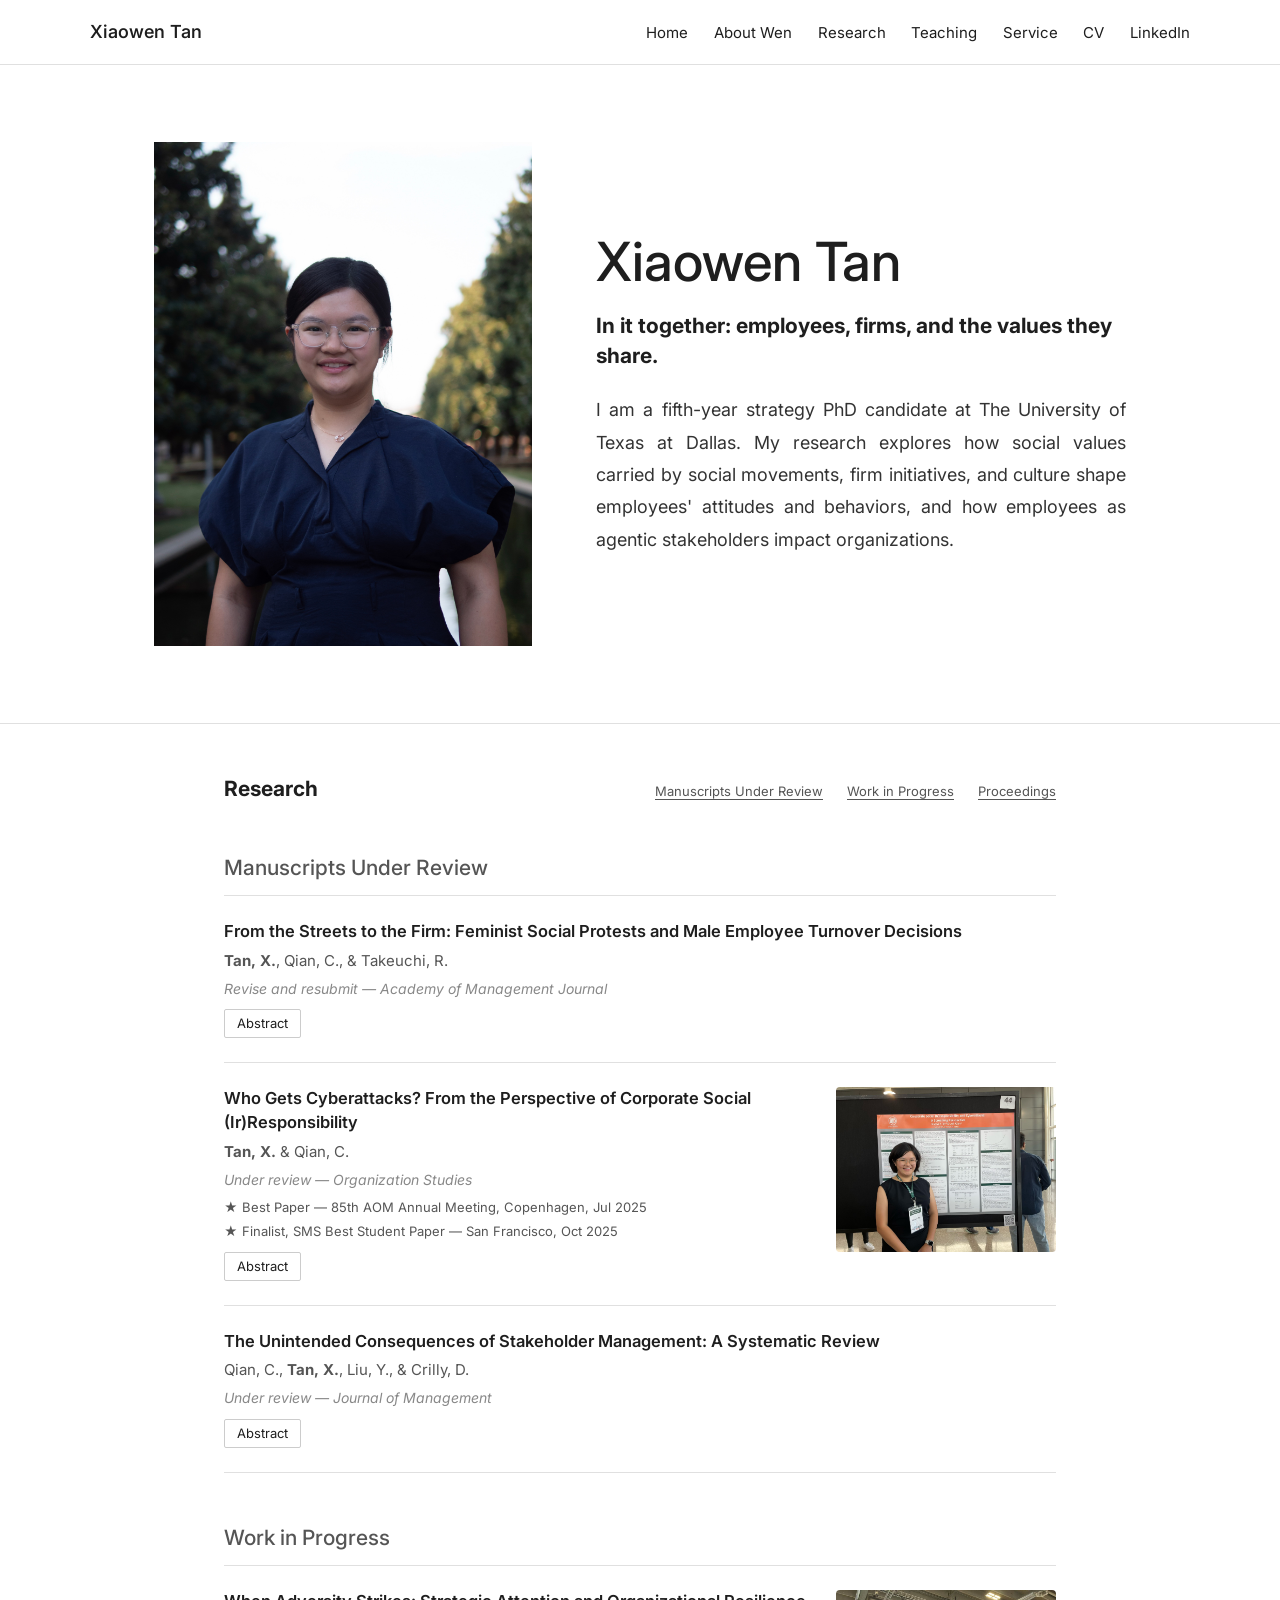
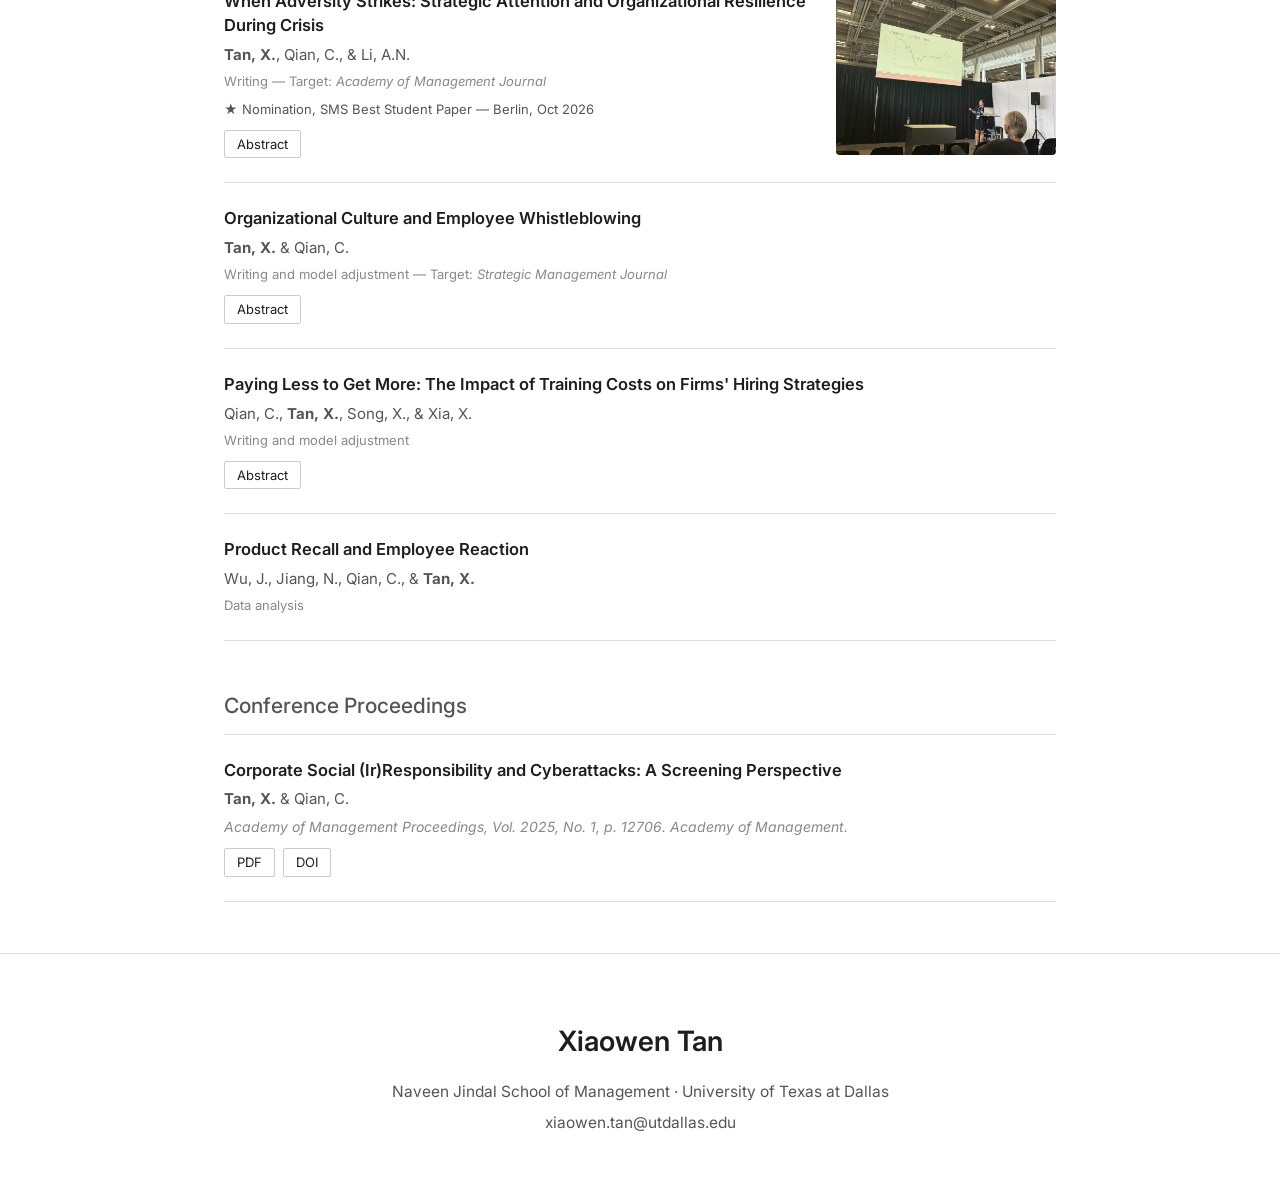
<file: index.html>
<!DOCTYPE html>
<html lang="en">
<head>
  <meta charset="UTF-8" />
  <meta name="viewport" content="width=device-width, initial-scale=1.0" />
  <title>Xiaowen Tan</title>
  <link rel="preconnect" href="https://fonts.googleapis.com">
  <link rel="preconnect" href="https://fonts.gstatic.com" crossorigin>
  <link href="https://fonts.googleapis.com/css2?family=Inter:ital,opsz,wght@0,14..32,100..900;1,14..32,100..900&display=swap" rel="stylesheet">
  <link rel="stylesheet" href="style.css">
  <style>
    .hero-wrap {
      max-width: var(--max);
      margin: 0 auto;
      padding: 0 var(--pad);
    }
    .hero {
      display: grid;
      grid-template-columns: 1fr 1.4fr;
      gap: clamp(2rem, 5vw, 5rem);
      align-items: center;
      padding: clamp(3rem, 6vw, 6rem) 0;
    }
    .hero-photo {
      width: 100%;
      aspect-ratio: 3 / 4;
      object-fit: cover;
      object-position: center top;
      display: block;
    }
    .hero-photo-placeholder {
      width: 100%;
      aspect-ratio: 3 / 4;
      background: #efefef;
      display: flex;
      align-items: center;
      justify-content: center;
      color: var(--subtle);
      font-size: 14px;
    }
    .hero-text h1 {
      font-size: 54px;
      font-weight: 500;
      line-height: 1.1;
      margin-bottom: 1.25rem;
    }
    .hero-tagline {
      font-size: clamp(16px, 1.2vw + 10px, 21px);
      font-weight: 700;
      line-height: 1.4;
      margin-bottom: 1.5rem;
    }
    .hero-bio {
      font-size: clamp(15px, 1vw + 9px, 18px);
      line-height: 1.8;
      color: #333;
      text-align: justify;
    }

    @media (max-width: 680px) {
      .hero { grid-template-columns: 1fr; gap: 2rem; }
      .hero-photo { max-width: 260px; margin: 0 auto; }
      .hero-text h1 { font-size: 36px; text-align: left; }
      .hero-tagline, .hero-bio { text-align: justify; }
    }
  </style>
</head>
<body>

<nav>
  <div class="nav-inner">
    <a class="nav-name" href="index.html">Xiaowen Tan</a>
    <button class="nav-hamburger" aria-label="Open menu">☰</button>
    <ul class="nav-links">
      <li><a href="index.html">Home</a></li>
      <li><a href="about.html">About Wen</a></li>
      <li><a href="#research">Research</a></li>
      <li><a href="teaching.html">Teaching</a></li>
      <li><a href="service.html">Service</a></li>
      <li><a href="cv.pdf" target="_blank">CV</a></li>
      <li><a href="https://www.linkedin.com/in/xiaowen-tan-338783273" target="_blank">LinkedIn</a></li>
    </ul>
  </div>
</nav>

<div class="hero-wrap">
  <div class="hero">
    <div>
      <img class="hero-photo" src="pic/profile.jpg" alt="Xiaowen Tan"
           onerror="this.style.display='none';this.nextElementSibling.style.display='flex';" />
      <div class="hero-photo-placeholder" style="display:none;">photo</div>
    </div>
    <div class="hero-text">
      <h1>Xiaowen Tan</h1>
      <p class="hero-tagline">In it together: employees, firms, and the values they share.</p>
      <p class="hero-bio">
        I am a fifth-year strategy PhD candidate at The University of Texas at Dallas. My research explores
        how social values carried by social movements, firm initiatives, and culture shape
        employees' attitudes and behaviors, and how employees as agentic stakeholders impact
        organizations.
      </p>
    </div>
  </div>
</div>

<hr id="research" />
<div class="page-wrap">
  <div class="section-header">
    <p class="section-label">Research</p>
    <div class="section-tabs">
      <a class="section-tab" href="#under-review">Manuscripts Under Review</a>
      <a class="section-tab" href="#work-in-progress">Work in Progress</a>
      <a class="section-tab" href="#proceedings">Proceedings</a>
    </div>
  </div>

  <p class="subsection-label" id="under-review">Manuscripts Under Review</p>

  <div class="paper">
    <div class="paper-title">From the Streets to the Firm: Feminist Social Protests and Male Employee Turnover Decisions</div>
    <div class="paper-authors"><strong>Tan, X.</strong>, Qian, C., &amp; Takeuchi, R.</div>
    <div class="paper-venue">Revise and resubmit — <em>Academy of Management Journal</em></div>
    <div class="paper-links">
      <button class="toggle-abstract" onclick="toggleAbstract(this)">Abstract</button>
    </div>
    <div class="paper-abstract">This study examines how feminist protests influence employee turnover in organizations. Based on the integration of stakeholder theory and social information processing theory, we argue that large-scale feminist protests send social information that values gender equality. This raises employees’ (male in particular) awareness of gender inequality in the workplace, which prompts employees to leave their firm that misalign with the social information, leading to a higher turnover rate. Using the context of Women’s March protests from 2017 to 2022 and employee turnover records from online professional profiles, we show that the scale of feminist protests in the local community where a firm is headquartered increases the firm’s male employee turnover rate. We further argue that the influence of feminist protests on male employees’ turnover rate depends on the degree of value alignment between a firm and the protests: the influence of protests is mitigated for firms with a more female-friendly environment, and better employee treatment (i.e., firms with positive media coverage and fewer safety violations). Our findings contribute to research on social movements by identifying employee turnover as a new mechanism through which social movements can reshape an organization’s workforce, moving beyond external institutional pressure on which literature has mainly focused. </div>
  </div>

  <div class="paper">
    <div class="course-with-photo">
      <div class="course-content">
        <div class="paper-title">Who Gets Cyberattacks? From the Perspective of Corporate Social (Ir)Responsibility</div>
        <div class="paper-authors"><strong>Tan, X.</strong> &amp; Qian, C.</div>
        <div class="paper-venue">Under review — <em>Organization Studies</em></div>
        <div class="paper-awards">
          <span class="award">★ Best Paper — 85th AOM Annual Meeting, Copenhagen, Jul 2025</span>
          <span class="award">★ Finalist, SMS Best Student Paper — San Francisco, Oct 2025</span>
        </div>
        <div class="paper-links">
          <button class="toggle-abstract" onclick="toggleAbstract(this)">Abstract</button>
        </div>
        <div class="paper-abstract">This study investigates how cybercriminals, as unconventional audiences, react to firms’ corpo-rate social responsibility (CSR) and corporate social irresponsibility (CSIR). Building on screening theory and criminal motivation literature, we develop arguments that instrumentally motivated cybercriminals use CSR as a signal of firms’ capability and willingness to pay to identify targets with higher potential gains, while expressively motivated hackers use CSIR as an indicator of moral value deficiency to select justifiable targets. We further articulate that ex-ternal cybercriminals, driven by instrumental motivations, rely more on CSR for resource screening, while internal cybercriminals, led by expressive motivations, depend more on CSIR. Using data on cyberattacks targeting U.S. public firms during 2006-2019, we find that CSR and CSIR increase firms’ likelihood of becoming targets of cyberattacks. CSIR has stronger effects on internal cyberattacks compared to external ones, and stock return weakens CSR’s impact on external cyberattacks. Our findings show how CSR and CSIR signals can generate unintended consequences for firms from audiences beyond traditional stakeholders and contribute to cyberattack research by identifying important organizational antecedents of attack targeting.</div>
      </div>
      <img class="paper-img" src="pic/paper1.jpeg" alt="Who Gets Cyberattacks paper figure" />
    </div>
  </div>

  <div class="paper">
    <div class="paper-title">The Unintended Consequences of Stakeholder Management: A Systematic Review</div>
    <div class="paper-authors">Qian, C., <strong>Tan, X.</strong>, Liu, Y., &amp; Crilly, D.</div>
    <div class="paper-venue">Under review — <em>Journal of Management</em></div>
    <div class="paper-links">
      <button class="toggle-abstract" onclick="toggleAbstract(this)">Abstract</button>
    </div>
    <div class="paper-abstract">Stakeholder research has made significant progress over the past decades, with a grow-ing interest in the unintended consequences of stakeholder management, situations where a firm’s actions targeted at the stakeholder group(s) trigger opposite reactions or reactions from other non-targeted stakeholder groups. Despite many studies documenting the unintended con-sequences caused by stakeholder management, the literature lacks a comprehensive framework that spans across different disciplines. Through a systematic literature review and summary of research on unintended consequences of stakeholder management, we aim to reveal (1) the channels through which unintended consequences happen (within-stakeholder groups and/or cross-stakeholder groups), (2) the types of unintended consequences (desirable vs. undesirable), (3) the mechanisms through which firms’ actions lead to unintended stakeholders’ reactions, and (4) boundary conditions of the impact of firms’ stakeholder management on unintended conse-quences. Based on the systematic review of the current research in this area, we provide a roadmap for future research to extend knowledge in the relationship between firm-stakeholder relations and unintended consequences.</div>
  </div>

  <p class="subsection-label" id="work-in-progress">Work in Progress</p>

  <div class="paper">
    <div class="course-with-photo">
      <div class="course-content">
        <div class="paper-title">When Adversity Strikes: Strategic Attention and Organizational Resilience During Crisis</div>
        <div class="paper-authors"><strong>Tan, X.</strong>, Qian, C., &amp; Li, A.N.</div>
        <div class="paper-stage">Writing — Target: <em>Academy of Management Journal</em></div>
        <div class="paper-awards">
          <span class="award">★ Nomination, SMS Best Student Paper — Berlin, Oct 2026</span>
        </div>
        <div class="paper-links">
          <button class="toggle-abstract" onclick="toggleAbstract(this)">Abstract</button>
        </div>
        <div class="paper-abstract">We investigate the impact of attention allocation on organizational resilience in the context of a crisis. Drawing on attention-based view and organizational resilience literature, we examine how the strategic attention breadth of top management teams (TMTs) impacts firms' stock price performance during the COVID-19 pandemic. In the face of a crisis, organizations experience an initial period of disruption marked by a sharp performance drop, followed by a recovery phase in which performance begins to stabilize and improve. We theorize that broad attention allocation worsens initial stock price declines while improving recovery. To provide further evidence, we identify TMT task-related faultlines and product diversification as moderators that intensify both the negative effect of TMT attention breadth during the crisis onset and its positive effect during recovery. Analyzing 1,960 U.S. public firms with 25,131 TMT members, we find strong support for our hypotheses. This study advances understanding of how TMT attention allocation shapes organizational resilience across different crisis stages and highlights the critical role of information complexity in moderating attention effects. Our findings show that optimal attention breadth is temporally contingent, offering important implications for crisis management theory and practice.</div>
      </div>
      <img class="paper-img" src="pic/paper2.jpeg" alt="When Adversity Strikes paper figure" />
    </div>
  </div>

  <div class="paper">
    <div class="paper-title">Organizational Culture and Employee Whistleblowing</div>
    <div class="paper-authors"><strong>Tan, X.</strong> &amp; Qian, C.</div>
    <div class="paper-stage">Writing and model adjustment — Target: <em>Strategic Management Journal</em></div>
    <div class="paper-links">
      <button class="toggle-abstract" onclick="toggleAbstract(this)">Abstract</button>
    </div>
    <div class="paper-abstract">This study examines how organizational culture influences employee whistleblowing. Based on an integration of stakeholder governance theory and organizational culture research, we argue that organizational culture clarify normative boundary of wrongdoing and lead em-ployees to internalize reporting as an act of stakeholder duty, leading more whistleblowing. Us-ing establishment-level employee whistleblowing on health and safety issues from 2003 to 2022 with machine-learning derived culture scores, we show that clear organizational culture in-creases employee whistleblowing. We further argue that culture's influence on whistleblowing depends on the broader governance environment: the influence of culture is amplified for firms with higher board independence, Big 4 audits, higher cultural tightness in establishment states. Our findings contribute to the stakeholder governance conversation by identifying organization-al culture as a critical yet underexplored mechanism through which activates employees’ bot-tom-up governance of firm behavior.</div>
  </div>

  <div class="paper">
    <div class="paper-title">Paying Less to Get More: The Impact of Training Costs on Firms' Hiring Strategies</div>
    <div class="paper-authors">Qian, C., <strong>Tan, X.</strong>, Song, X., &amp; Xia, X.</div>
    <div class="paper-stage">Writing and model adjustment</div>
    <div class="paper-links">
      <button class="toggle-abstract" onclick="toggleAbstract(this)">Abstract</button>
    </div>
    <div class="paper-abstract">Research has studied hiring and training as two sequential stages of human capital de-velopment and emphasized the benefits of education on later training. However, for firms, these two stages involve a trade-off in "make” or “buy" decisions for human capital. We investigate how changes in training costs affect firms’ hiring decisions on employees’ education level. Lev-eraging the quasi-exogenous reform of the 2015 tax incentive for high-tech firms’ training in China, we find that high-tech firms hire higher numbers of low-educated employees in response to cost reduction in training. Firms use training to replace hiring high-educated employees to achieve satisfying human capital. The effect is stronger for firms needing more production workers, in the growth stage, and located in regions with lower minimum wages. Our findings suggest that training could substitute formal education and create opportunities for low-educated workers.</div>
  </div>

  <div class="paper">
    <div class="paper-title">Product Recall and Employee Reaction</div>
    <div class="paper-authors">Wu, J., Jiang, N., Qian, C., &amp; <strong>Tan, X.</strong></div>
    <div class="paper-stage">Data analysis</div>
  </div>

  <p class="subsection-label" id="proceedings">Conference Proceedings</p>

  <div class="paper">
    <div class="paper-title">Corporate Social (Ir)Responsibility and Cyberattacks: A Screening Perspective</div>
    <div class="paper-authors"><strong>Tan, X.</strong> &amp; Qian, C.</div>
    <div class="paper-venue"><em>Academy of Management Proceedings</em>, Vol. 2025, No. 1, p. 12706. Academy of Management.</div>
    <div class="paper-links">
      <a href="cyberattack.pdf">PDF</a>
      <a href="https://doi.org/10.5465/AMPROC.2025.80bp">DOI</a>
    </div>
  </div>

</div>

<footer>
  <p class="footer-name">Xiaowen Tan</p>
  <p class="footer-info">
    Naveen Jindal School of Management · University of Texas at Dallas<br>
    <a href="mailto:xiaowen.tan@utdallas.edu">xiaowen.tan@utdallas.edu</a>
  </p>
</footer>

<script src="nav.js"></script>
<script>
  function toggleAbstract(btn) {
    const abstract = btn.closest('.paper').querySelector('.paper-abstract');
    abstract.classList.toggle('open');
    btn.textContent = abstract.classList.contains('open') ? 'Hide' : 'Abstract';
  }
</script>

</body>
</html>
</file>
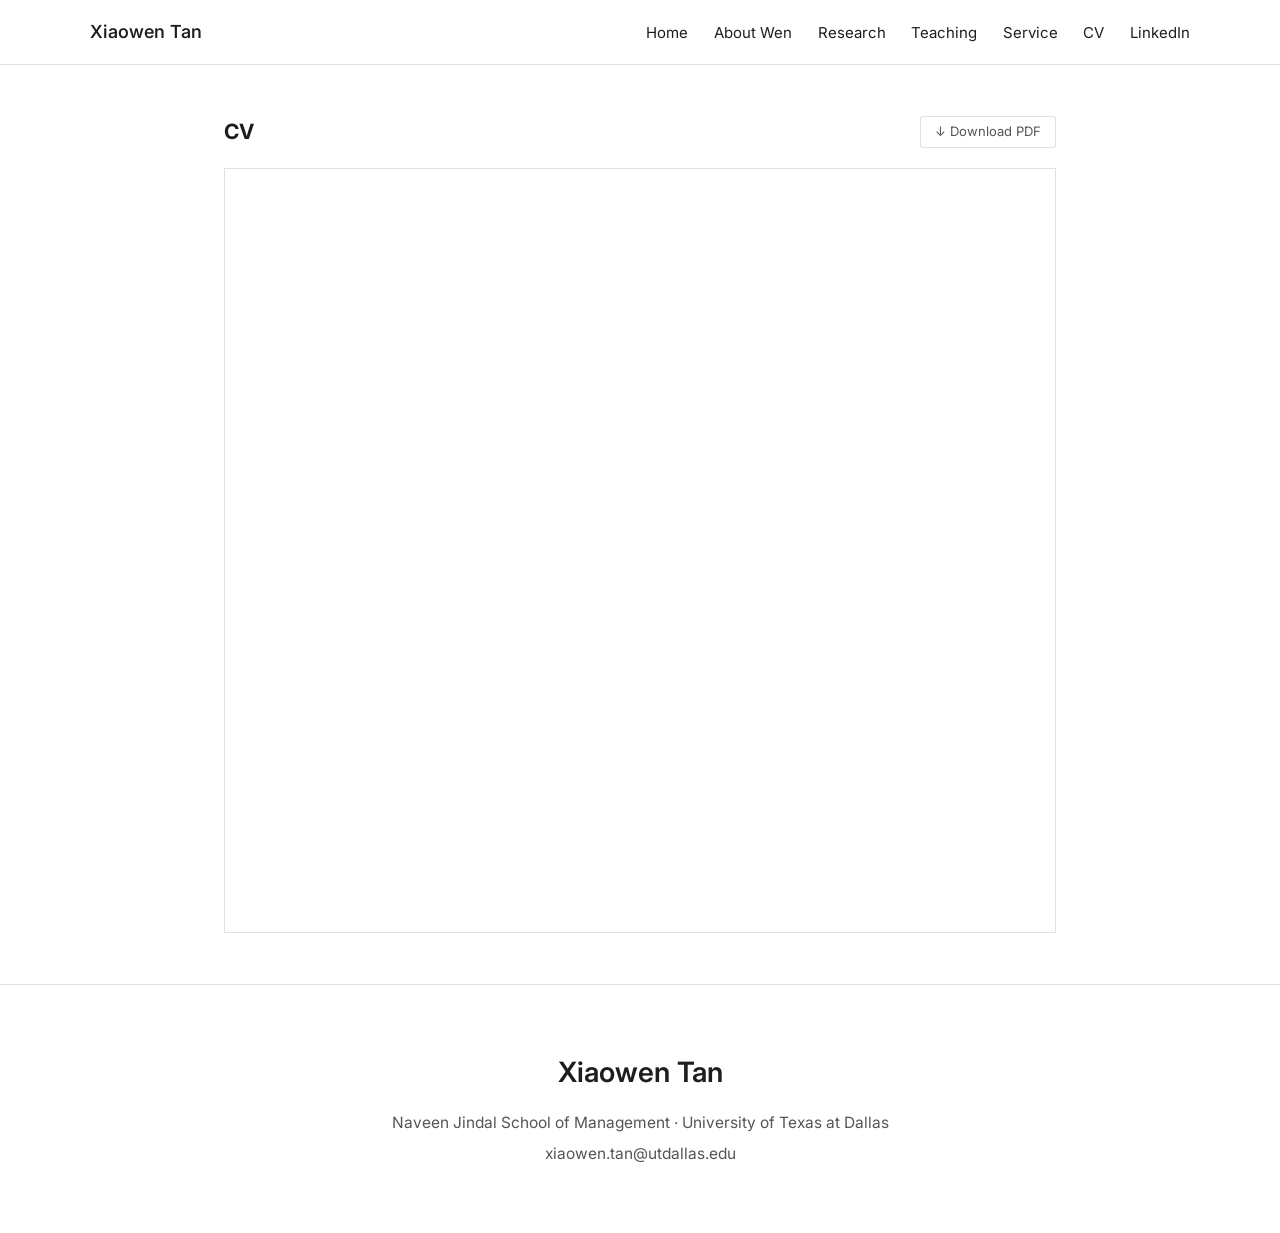
<file: cv.html>
<!DOCTYPE html>
<html lang="en">
<head>
  <meta charset="UTF-8" />
  <meta name="viewport" content="width=device-width, initial-scale=1.0" />
  <title>CV — Xiaowen Tan</title>
  <link rel="preconnect" href="https://fonts.googleapis.com">
  <link rel="preconnect" href="https://fonts.gstatic.com" crossorigin>
  <link href="https://fonts.googleapis.com/css2?family=Inter:ital,opsz,wght@0,14..32,100..900;1,14..32,100..900&display=swap" rel="stylesheet">
  <link rel="stylesheet" href="style.css">
  <style>
    .cv-wrap {
      max-width: 960px;
      margin: 0 auto;
      padding: clamp(2rem, 4vw, 3.5rem) var(--pad);
    }
    .cv-toolbar {
      display: flex;
      align-items: center;
      justify-content: space-between;
      margin-bottom: 1.25rem;
      flex-wrap: wrap;
      gap: 0.75rem;
    }
    .cv-download {
      font-size: 13px;
      color: var(--muted);
      border: 1px solid var(--border);
      padding: 4px 14px;
      border-radius: 2px;
      transition: background 0.12s;
    }
    .cv-download:hover { background: #f5f5f5; text-decoration: none; color: var(--text); }
    .cv-frame {
      width: 100%;
      height: 85vh;
      border: 1px solid var(--border);
      display: block;
    }
    .cv-fallback {
      display: none;
      padding: 3rem;
      text-align: center;
      background: #fafafa;
      border: 1px solid var(--border);
      font-size: 15px;
      color: var(--muted);
    }
  </style>
</head>
<body>

<nav>
  <div class="nav-inner">
    <a class="nav-name" href="index.html">Xiaowen Tan</a>
    <ul class="nav-links">
      <li><a href="index.html">Home</a></li>
      <li><a href="about.html">About Wen</a></li>
      <li><a href="index.html#research">Research</a></li>
      <li><a href="teaching.html">Teaching</a></li>
      <li><a href="service.html">Service</a></li>
      <li><a href="cv.html">CV</a></li>
      <li><a href="https://www.linkedin.com/in/xiaowen-tan-338783273" target="_blank">LinkedIn</a></li>
    </ul>
  </div>
</nav>

<div class="cv-wrap">
  <div class="cv-toolbar">
    <div class="section-header" style="margin-bottom:0;">
      <p class="section-label" style="margin-bottom:0;">CV</p>
    </div>
    <a class="cv-download" href="cv.pdf" download>↓ Download PDF</a>
  </div>

  <iframe class="cv-frame" src="cv.pdf" title="Xiaowen Tan CV"
          onerror="this.style.display='none';document.querySelector('.cv-fallback').style.display='block';">
  </iframe>
  <div class="cv-fallback">
    Your browser can't preview PDFs inline.
    <a href="cv.pdf" download>Download the CV instead →</a>
  </div>
</div>

<footer>
  <p class="footer-name">Xiaowen Tan</p>
  <p class="footer-info">
    Naveen Jindal School of Management · University of Texas at Dallas<br>
    <a href="mailto:xiaowen.tan@utdallas.edu">xiaowen.tan@utdallas.edu</a>
  </p>
</footer>

</body>
</html>
</file>
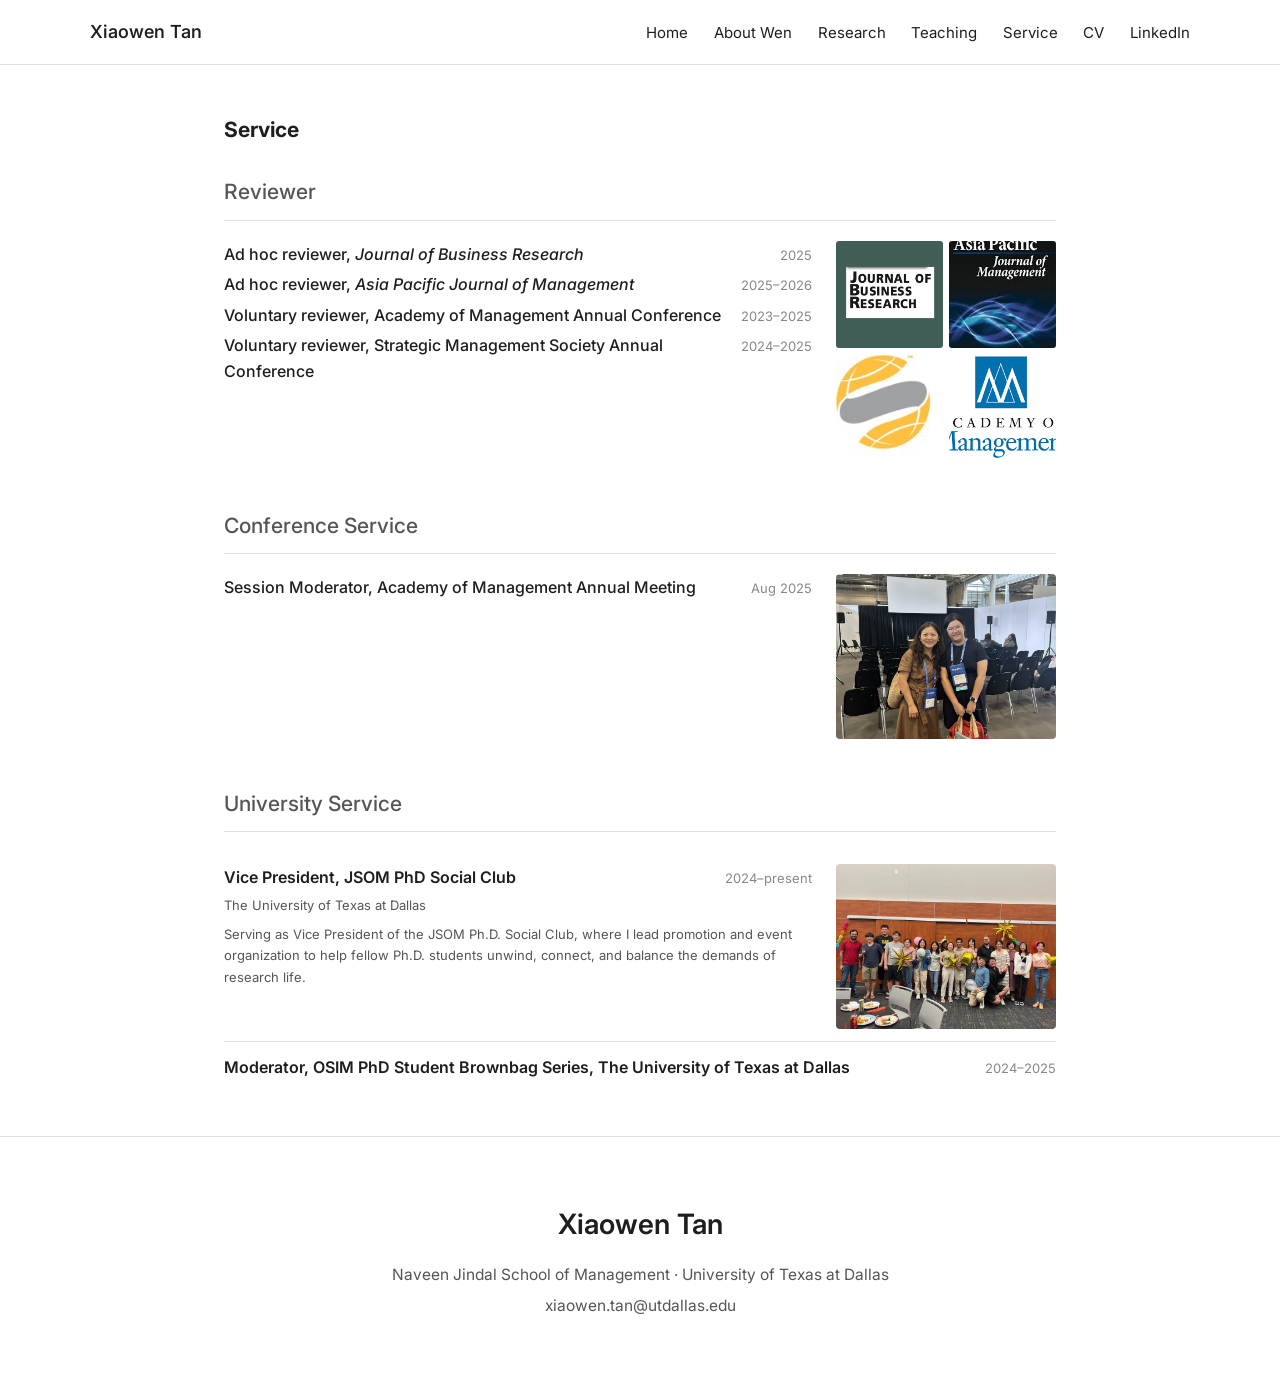
<file: service.html>
<!DOCTYPE html>
<html lang="en">
<head>
  <meta charset="UTF-8" />
  <meta name="viewport" content="width=device-width, initial-scale=1.0" />
  <title>Service — Xiaowen Tan</title>
  <link rel="preconnect" href="https://fonts.googleapis.com">
  <link rel="preconnect" href="https://fonts.gstatic.com" crossorigin>
  <link href="https://fonts.googleapis.com/css2?family=Inter:ital,opsz,wght@0,14..32,100..900;1,14..32,100..900&display=swap" rel="stylesheet">
  <link rel="stylesheet" href="style.css">
</head>
<body>

<nav>
  <div class="nav-inner">
    <a class="nav-name" href="index.html">Xiaowen Tan</a>
    <button class="nav-hamburger" aria-label="Open menu">☰</button>
    <ul class="nav-links">
      <li><a href="index.html">Home</a></li>
      <li><a href="about.html">About Wen</a></li>
      <li><a href="index.html#research">Research</a></li>
      <li><a href="teaching.html">Teaching</a></li>
      <li><a href="service.html">Service</a></li>
      <li><a href="cv.pdf" target="_blank">CV</a></li>
      <li><a href="https://www.linkedin.com/in/xiaowen-tan-338783273" target="_blank">LinkedIn</a></li>
    </ul>
  </div>
</nav>

<div class="page-wrap">
  <div class="section-header">
    <p class="section-label">Service</p>
  </div>

  <!-- ── REVIEWER ── -->
  <p class="subsection-label" style="margin-top: 0;">Reviewer</p>

  <div class="teaching-block">
    <div class="course-with-photo">
      <div class="course-content">
        <div class="course-header">
          <span class="course-name">Ad hoc reviewer, <em>Journal of Business Research</em></span>
          <span class="course-term">2025</span>
        </div>
        <div class="course-header">
          <span class="course-name">Ad hoc reviewer, <em>Asia Pacific Journal of Management</em></span>
          <span class="course-term">2025–2026</span>
        </div>
        <div class="course-header">
          <span class="course-name">Voluntary reviewer, Academy of Management Annual Conference</span>
          <span class="course-term">2023–2025</span>
        </div>
        <div class="course-header">
          <span class="course-name">Voluntary reviewer, Strategic Management Society Annual Conference</span>
          <span class="course-term">2024–2025</span>
        </div>
      </div>
      <div class="service-photo-grid">
        <img src="pic/reviewer1.jpeg" alt="Reviewing service 1" />
        <img src="pic/reviewer2.jpeg" alt="Reviewing service 2" />
        <img src="pic/reviewer3.jpeg" alt="Reviewing service 3" />
        <img src="pic/reviewer4.jpeg" alt="Reviewing service 4" />
      </div>
    </div>
  </div>

  <!-- ── CONFERENCE SERVICE ── -->
  <p class="subsection-label">Conference Service</p>

  <div class="teaching-block">
    <div class="course-with-photo">
      <div class="course-content">
        <div class="course-header">
          <span class="course-name">Session Moderator, Academy of Management Annual Meeting</span>
          <span class="course-term">Aug 2025</span>
        </div>
      </div>
      <img class="paper-img" src="pic/moderator.jpeg" alt="Session moderator at AOM Annual Meeting" />
    </div>
  </div>

  <!-- ── UNIVERSITY SERVICE ── -->
  <p class="subsection-label">University Service</p>

  <div class="teaching-block">

    <div class="course">
      <div class="course-with-photo">
        <div class="course-content">
          <div class="course-header">
            <span class="course-name" style="font-weight: 600;">Vice President, JSOM PhD Social Club</span>
            <span class="course-term">2024–present</span>
          </div>
          <div class="course-meta">The University of Texas at Dallas</div>
          <div class="course-topics" style="margin-top: 0.5rem;">Serving as Vice President of the JSOM Ph.D. Social Club, where I lead promotion and event organization to help fellow Ph.D. students unwind, connect, and balance the demands of research life.</div>
        </div>
        <img class="paper-img" src="pic/vp.jpeg" alt="JSOM PhD Social Club" />
      </div>
    </div>

    <div class="course-header" style="margin-top: 0.75rem;">
      <span class="course-name" style="font-weight: 600;">Moderator, OSIM PhD Student Brownbag Series, The University of Texas at Dallas</span>
      <span class="course-term">2024–2025</span>
    </div>

  </div>

</div>

<footer>
  <p class="footer-name">Xiaowen Tan</p>
  <p class="footer-info">
    Naveen Jindal School of Management · University of Texas at Dallas<br>
    <a href="mailto:xiaowen.tan@utdallas.edu">xiaowen.tan@utdallas.edu</a>
  </p>
</footer>

<script src="nav.js"></script>
</body>
</html>
</file>
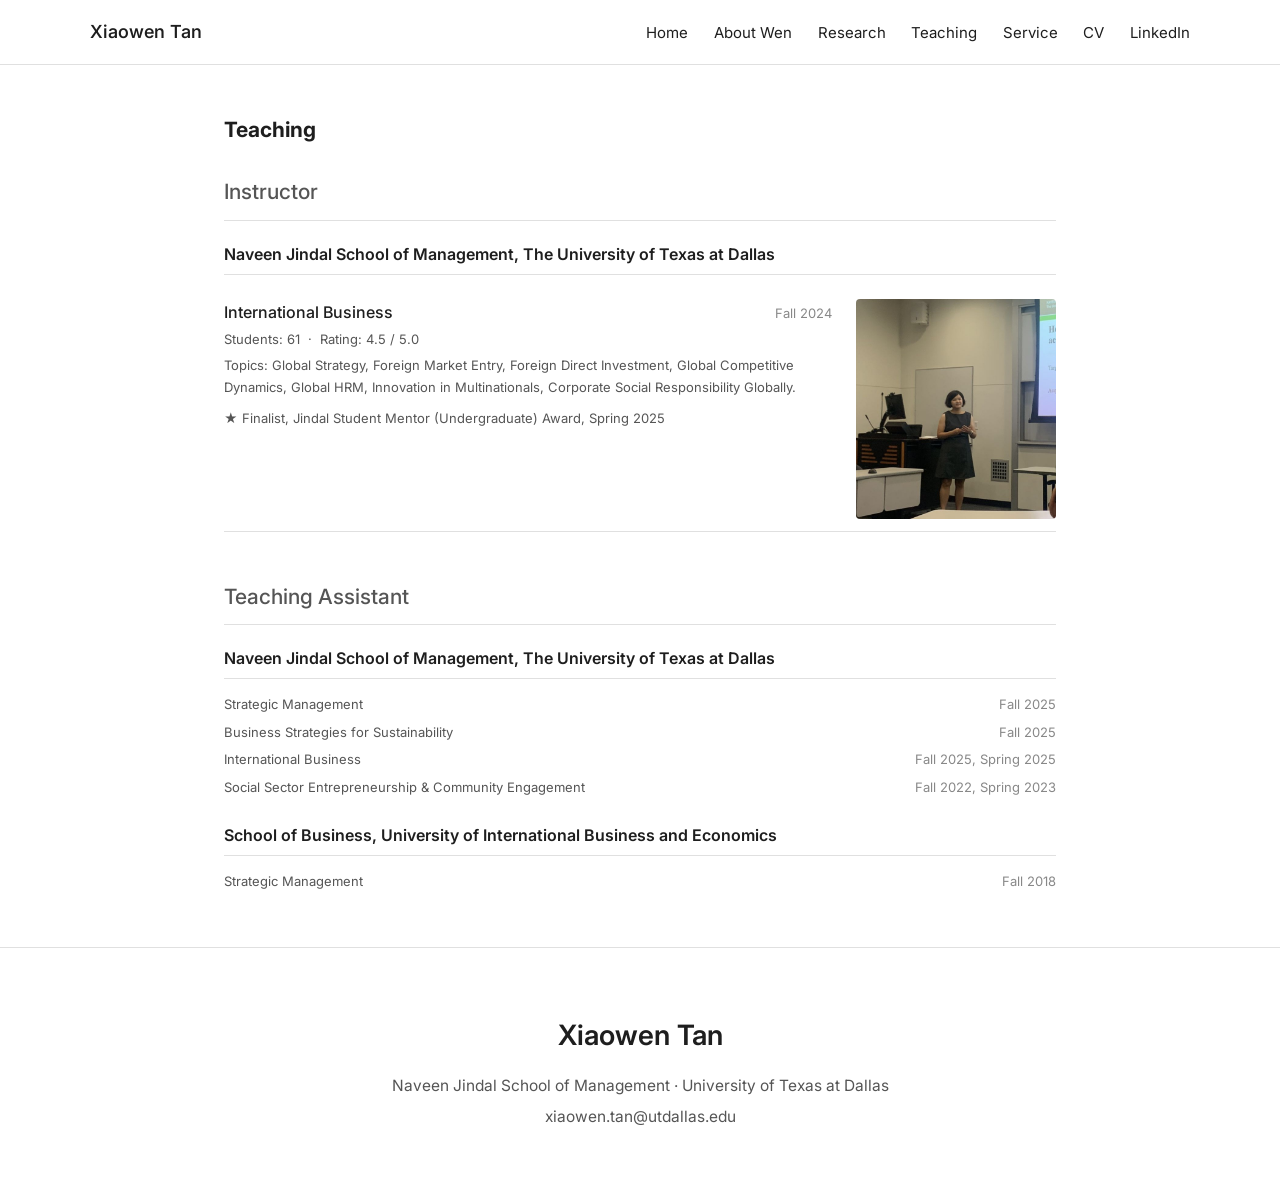
<file: teaching.html>
<!DOCTYPE html>
<html lang="en">
<head>
  <meta charset="UTF-8" />
  <meta name="viewport" content="width=device-width, initial-scale=1.0" />
  <title>Teaching — Xiaowen Tan</title>
  <link rel="preconnect" href="https://fonts.googleapis.com">
  <link rel="preconnect" href="https://fonts.gstatic.com" crossorigin>
  <link href="https://fonts.googleapis.com/css2?family=Inter:ital,opsz,wght@0,14..32,100..900;1,14..32,100..900&display=swap" rel="stylesheet">
  <link rel="stylesheet" href="style.css">
</head>
<body>

<nav>
  <div class="nav-inner">
    <a class="nav-name" href="index.html">Xiaowen Tan</a>
    <button class="nav-hamburger" aria-label="Open menu">☰</button>
    <ul class="nav-links">
      <li><a href="index.html">Home</a></li>
      <li><a href="about.html">About Wen</a></li>
      <li><a href="index.html#research">Research</a></li>
      <li><a href="teaching.html">Teaching</a></li>
      <li><a href="service.html">Service</a></li>
      <li><a href="cv.pdf" target="_blank">CV</a></li>
      <li><a href="https://www.linkedin.com/in/xiaowen-tan-338783273" target="_blank">LinkedIn</a></li>
    </ul>
  </div>
</nav>

<div class="page-wrap">

  <div class="section-header">
    <p class="section-label">Teaching</p>
  </div>

  <!-- ── INSTRUCTOR ── -->
  <p class="subsection-label" style="margin-top: 0;">Instructor</p>

  <div class="teaching-block">
    <p class="teaching-institution">Naveen Jindal School of Management, The University of Texas at Dallas</p>

    <div class="course">
      <div class="course-with-photo">
        <div class="course-content">
          <div class="course-header">
            <span class="course-name">International Business</span>
            <span class="course-term">Fall 2024</span>
          </div>
          <div class="course-meta">Students: 61 &nbsp;·&nbsp; Rating: 4.5 / 5.0</div>
          <div class="course-topics">Topics: Global Strategy, Foreign Market Entry, Foreign Direct Investment, Global Competitive Dynamics, Global HRM, Innovation in Multinationals, Corporate Social Responsibility Globally.</div>
          <div class="paper-awards" style="margin-top: 0.6rem;">
            <span class="award">★ Finalist, Jindal Student Mentor (Undergraduate) Award, Spring 2025</span>
          </div>
        </div>
        <img class="teaching-photo" src="pic/teaching.jpeg" alt="Teaching International Business" />
      </div>
    </div>
  </div>

  <!-- ── TEACHING ASSISTANT ── -->
  <p class="subsection-label">Teaching Assistant</p>

  <div class="teaching-block">
    <p class="teaching-institution">Naveen Jindal School of Management, The University of Texas at Dallas</p>
    <ul class="course-list">
      <li>
        <span class="course-name">Strategic Management</span>
        <span class="course-term">Fall 2025</span>
      </li>
      <li>
        <span class="course-name">Business Strategies for Sustainability</span>
        <span class="course-term">Fall 2025</span>
      </li>
      <li>
        <span class="course-name">International Business</span>
        <span class="course-term">Fall 2025, Spring 2025</span>
      </li>
      <li>
        <span class="course-name">Social Sector Entrepreneurship &amp; Community Engagement</span>
        <span class="course-term">Fall 2022, Spring 2023</span>
      </li>
    </ul>
  </div>

  <div class="teaching-block">
    <p class="teaching-institution">School of Business, University of International Business and Economics</p>
    <ul class="course-list">
      <li>
        <span class="course-name">Strategic Management</span>
        <span class="course-term">Fall 2018</span>
      </li>
    </ul>
  </div>

</div>

<footer>
  <p class="footer-name">Xiaowen Tan</p>
  <p class="footer-info">
    Naveen Jindal School of Management · University of Texas at Dallas<br>
    <a href="mailto:xiaowen.tan@utdallas.edu">xiaowen.tan@utdallas.edu</a>
  </p>
</footer>

<script src="nav.js"></script>
</body>
</html>
</file>
<file: style.css>
/* ── RESET & VARIABLES ── */
*, *::before, *::after { box-sizing: border-box; margin: 0; padding: 0; }
img { max-width: 100%; height: auto; display: block; }

:root {
  --text: #1e1e1e;
  --muted: #555;
  --subtle: #888;
  --border: #e0e0e0;
  --bg: #ffffff;
  --max: 1100px;
  --content: 760px;
  --pad: clamp(1.5rem, 5vw, 4rem);
  --heading: clamp(16px, 1.2vw + 10px, 21px); /* matches slogan size */
}

body {
  font-family: 'Inter', -apple-system, BlinkMacSystemFont, 'Segoe UI', sans-serif;
  color: var(--text);
  background: var(--bg);
  font-size: clamp(15px, 1.1vw + 9px, 18px);
  line-height: 1.65;
  font-weight: 400;
}

a { color: var(--text); text-decoration: none; }
a:hover { text-decoration: underline; }

/* ── NAV ── */
nav {
  position: sticky;
  top: 0;
  background: var(--bg);
  border-bottom: 1px solid var(--border);
  padding: 0 var(--pad);
  z-index: 100;
}
.nav-inner {
  max-width: var(--max);
  margin: 0 auto;
  display: flex;
  align-items: center;
  justify-content: space-between;
  height: 64px;
}
.nav-name {
  font-size: clamp(15px, 1.1vw + 9px, 18px);
  font-weight: 550;
  line-height: 1.3;
  white-space: nowrap;
}
.nav-links {
  display: flex;
  gap: clamp(1rem, 2vw, 2.25rem);
  list-style: none;
}
.nav-links a {
  font-size: clamp(13px, 0.8vw + 9px, 15px);
  color: var(--text);
}
.nav-hamburger {
  display: none;
  background: none;
  border: none;
  cursor: pointer;
  font-size: 22px;
  line-height: 1;
  color: var(--text);
  padding: 4px 6px;
  flex-shrink: 0;
}

/* ── PAGE CONTENT ── */
.page-wrap {
  max-width: 960px;
  margin: 0 auto;
  padding: clamp(2.5rem, 4vw, 4rem) var(--pad);
}

/* ── SECTION HEADER ── */
.section-header {
  display: flex;
  align-items: baseline;
  justify-content: space-between;
  gap: 1rem;
  margin-bottom: 2rem;
  flex-wrap: wrap;
}
.section-header .section-label { margin-bottom: 0; }

/* ── SECTION LABEL (Research / Teaching / Service / About Wen) ── */
.section-label {
  font-size: var(--heading);
  font-weight: 700;
  color: var(--text);
  margin-bottom: 2rem;
  line-height: 1.3;
}

/* ── SECTION TABS ── */
.section-tabs {
  display: flex;
  gap: 1.5rem;
  flex-wrap: wrap;
  align-items: center;
}
.section-tab {
  font-size: 13px;
  color: var(--muted);
  border: none;
  padding: 0;
  white-space: nowrap;
  text-decoration: underline;
  text-underline-offset: 3px;
  transition: color 0.12s;
}
.section-tab:hover { color: var(--text); text-decoration: underline; }

/* ── SUBSECTION LABEL (Under Review / Work in Progress / Proceedings) ── */
.subsection-label {
  font-size: var(--heading);
  font-weight: 500;
  color: var(--muted);
  margin-top: 3rem;
  margin-bottom: 0;
  padding-bottom: 0.6rem;
  border-bottom: 1px solid var(--border);
  scroll-margin-top: 84px; /* clears the 64px sticky nav + breathing room */
}

/* ── PAPERS ── */
.paper {
  padding: 1.5rem 0;
  border-bottom: 1px solid var(--border);
}
.paper-title {
  font-size: clamp(14px, 0.9vw + 9px, 16.5px);
  font-weight: 600;
  line-height: 1.45;
  margin-bottom: 0.3rem;
}
.paper-authors {
  font-size: clamp(13px, 0.7vw + 9px, 15px);
  color: var(--muted);
  margin-bottom: 0.2rem;
}
.paper-venue {
  font-size: clamp(12px, 0.6vw + 8px, 14px);
  color: var(--subtle);
  font-style: italic;
}
.paper-stage {
  font-size: 13px;
  color: var(--subtle);
  margin-top: 0.2rem;
}
.paper-awards {
  margin-top: 0.4rem;
  display: flex;
  flex-direction: column;
  gap: 0.15rem;
}
.award {
  font-size: 13px;
  color: var(--muted);
}
.paper-abstract {
  font-size: clamp(13px, 0.7vw + 9px, 15px);
  color: var(--muted);
  line-height: 1.75;
  margin-top: 0.75rem;
  display: none;
}
.paper-abstract.open { display: block; }
.paper-links {
  margin-top: 0.6rem;
  display: flex;
  gap: 0.5rem;
  flex-wrap: wrap;
}
.paper-links a,
.toggle-abstract {
  font-family: inherit;
  font-size: 13px;
  color: var(--text);
  border: 1px solid #ccc;
  padding: 3px 12px;
  border-radius: 2px;
  background: none;
  cursor: pointer;
  line-height: 1.6;
  transition: background 0.12s;
  text-decoration: none;
}
.paper-links a:hover,
.toggle-abstract:hover { background: #f5f5f5; text-decoration: none; }

/* ── PLAIN LIST (teaching / service) ── */
.plain-list {
  list-style: none;
  font-size: clamp(14px, 0.9vw + 9px, 17px);
}
.plain-list li {
  padding: 0.85rem 0;
  border-bottom: 1px solid var(--border);
  line-height: 1.6;
}
.plain-list li:first-child { border-top: 1px solid var(--border); }
.plain-list .sub {
  font-size: clamp(12px, 0.7vw + 8px, 14.5px);
  color: var(--muted);
  display: block;
}

/* ── DIVIDER ── */
hr { border: none; border-top: 1px solid var(--border); }
hr[id] { scroll-margin-top: 84px; }

/* ── FOOTER ── */
footer {
  border-top: 1px solid var(--border);
  padding: clamp(3rem, 5vw, 5rem) var(--pad);
  text-align: center;
}
.footer-name {
  font-size: clamp(20px, 1.8vw + 10px, 28px);
  font-weight: 600;
  margin-bottom: 0.75rem;
}
.footer-info {
  font-size: clamp(13px, 0.8vw + 8px, 15.5px);
  color: var(--muted);
  line-height: 2;
}
.footer-info a { color: var(--muted); }
.footer-info a:hover { color: var(--text); text-decoration: underline; }

/* ── TEACHING PAGE ── */
.teaching-photo {
  width: 200px;
  height: 220px;
  object-fit: cover;
  object-position: center top;
  display: block;
  flex-shrink: 0;
  border-radius: 4px;
}
.course-with-photo {
  display: flex;
  gap: 1.5rem;
  align-items: flex-start;
}
.course-content { flex: 1; }
.paper-img {
  width: 220px;
  height: auto;
  object-fit: contain;
  display: block;
  flex-shrink: 0;
  border-radius: 4px;
}
.service-photo-grid {
  display: grid;
  grid-template-columns: 1fr 1fr;
  gap: 6px;
  width: 220px;
  flex-shrink: 0;
  align-self: flex-start;
}
.service-photo-grid img {
  width: 100%;
  aspect-ratio: 1;
  object-fit: cover;
  border-radius: 3px;
  display: block;
}
.teaching-block { margin-top: 1.25rem; }
.teaching-institution {
  font-size: clamp(14px, 0.9vw + 9px, 16px);
  font-weight: 600;
  color: var(--text);
  margin-bottom: 0.75rem;
  padding-bottom: 0.4rem;
  border-bottom: 1px solid var(--border);
}
.course {
  padding: 0.75rem 0;
  border-bottom: 1px solid var(--border);
}
.course-header {
  display: flex;
  justify-content: space-between;
  align-items: baseline;
  gap: 1rem;
  margin-bottom: 0.25rem;
  flex-wrap: wrap;
}
.course-name {
  font-size: clamp(14px, 0.9vw + 9px, 16px);
  font-weight: 500;
  color: var(--text);
  flex: 1;
}
.course-term {
  font-size: 13px;
  color: var(--subtle);
  white-space: nowrap;
  flex-shrink: 0;
}
.course-meta {
  font-size: 13px;
  color: var(--muted);
  margin-bottom: 0.3rem;
}
.course-topics {
  font-size: 13px;
  color: var(--muted);
  line-height: 1.65;
}
.course-list {
  list-style: none;
}
.course-list li {
  display: flex;
  justify-content: space-between;
  align-items: baseline;
  gap: 1rem;
  padding: 0.2rem 0;
  font-size: 13px;
  color: var(--muted);
  line-height: 1.65;
}
.course-list .course-name { font-weight: 400; font-size: inherit; color: inherit; }

/* ── ABOUT PAGE ── */
/*
  Layout (4 cols × 3 rows):
  [ 1 BIG  ][ 1 BIG  ][ 2  ][ 3  ]
  [ 1 BIG  ][ 1 BIG  ][ 4 WIDE   ]
  [ 5  ][ 6  ][ 7  ][ 8  ]
*/
.about-photos {
  display: flex;
  gap: 8px;
  align-items: flex-start;
  margin-bottom: 2.5rem;
}
.about-col {
  flex: 1;
  display: flex;
  flex-direction: column;
  gap: 8px;
}
.about-photos img {
  width: 100%;
  object-fit: cover;
  object-position: center;
  border-radius: 4px;
  display: block;
}

.about-text-block {
  margin-top: 1.25rem;
  margin-bottom: 0.5rem;
  display: flex;
  flex-direction: column;
  gap: 1.1rem;
}
.about-text-block p { text-align: justify; }

/* ── RESPONSIVE ── */
@media (max-width: 680px) {
  /* ── MOBILE NAV ── */
  .nav-inner {
    justify-content: space-between;
    gap: 0;
  }
  .nav-hamburger {
    display: flex;
    align-items: center;
    justify-content: center;
    margin-left: auto;
    padding: 8px;
  }
  .nav-links {
    display: none;
    position: fixed;
    top: 64px;
    left: 0;
    right: 0;
    flex-direction: column;
    background: var(--bg);
    border-bottom: 2px solid var(--border);
    box-shadow: 0 8px 24px rgba(0,0,0,0.10);
    z-index: 999;
    padding: 0;
    gap: 0;
    /* slide-down animation */
    animation: none;
  }
  .nav-links.open {
    display: flex;
    animation: navSlideDown 0.18s ease;
  }
  @keyframes navSlideDown {
    from { opacity: 0; transform: translateY(-8px); }
    to   { opacity: 1; transform: translateY(0); }
  }
  .nav-links li {
    border-bottom: 1px solid var(--border);
    flex-shrink: unset;
  }
  .nav-links li:last-child { border-bottom: none; }
  .nav-links a {
    display: block;
    padding: 1rem var(--pad);
    font-size: 16px;
    white-space: nowrap;
  }
  .section-header { flex-direction: column; gap: 0.75rem; }
  .page-wrap { padding-left: 1rem; padding-right: 1rem; }
  .course-list li { flex-wrap: wrap; gap: 0.1rem; }
  .course-header { flex-direction: column; gap: 0.1rem; }
  .course-with-photo { flex-direction: column; }
  .teaching-photo { width: 100%; height: 220px; }
  .paper-img { width: 100%; }
  .service-photo-grid { width: 100%; }
  .about-photos { flex-wrap: wrap; }
  .about-col { flex: 1 1 40%; }
}
</file>
